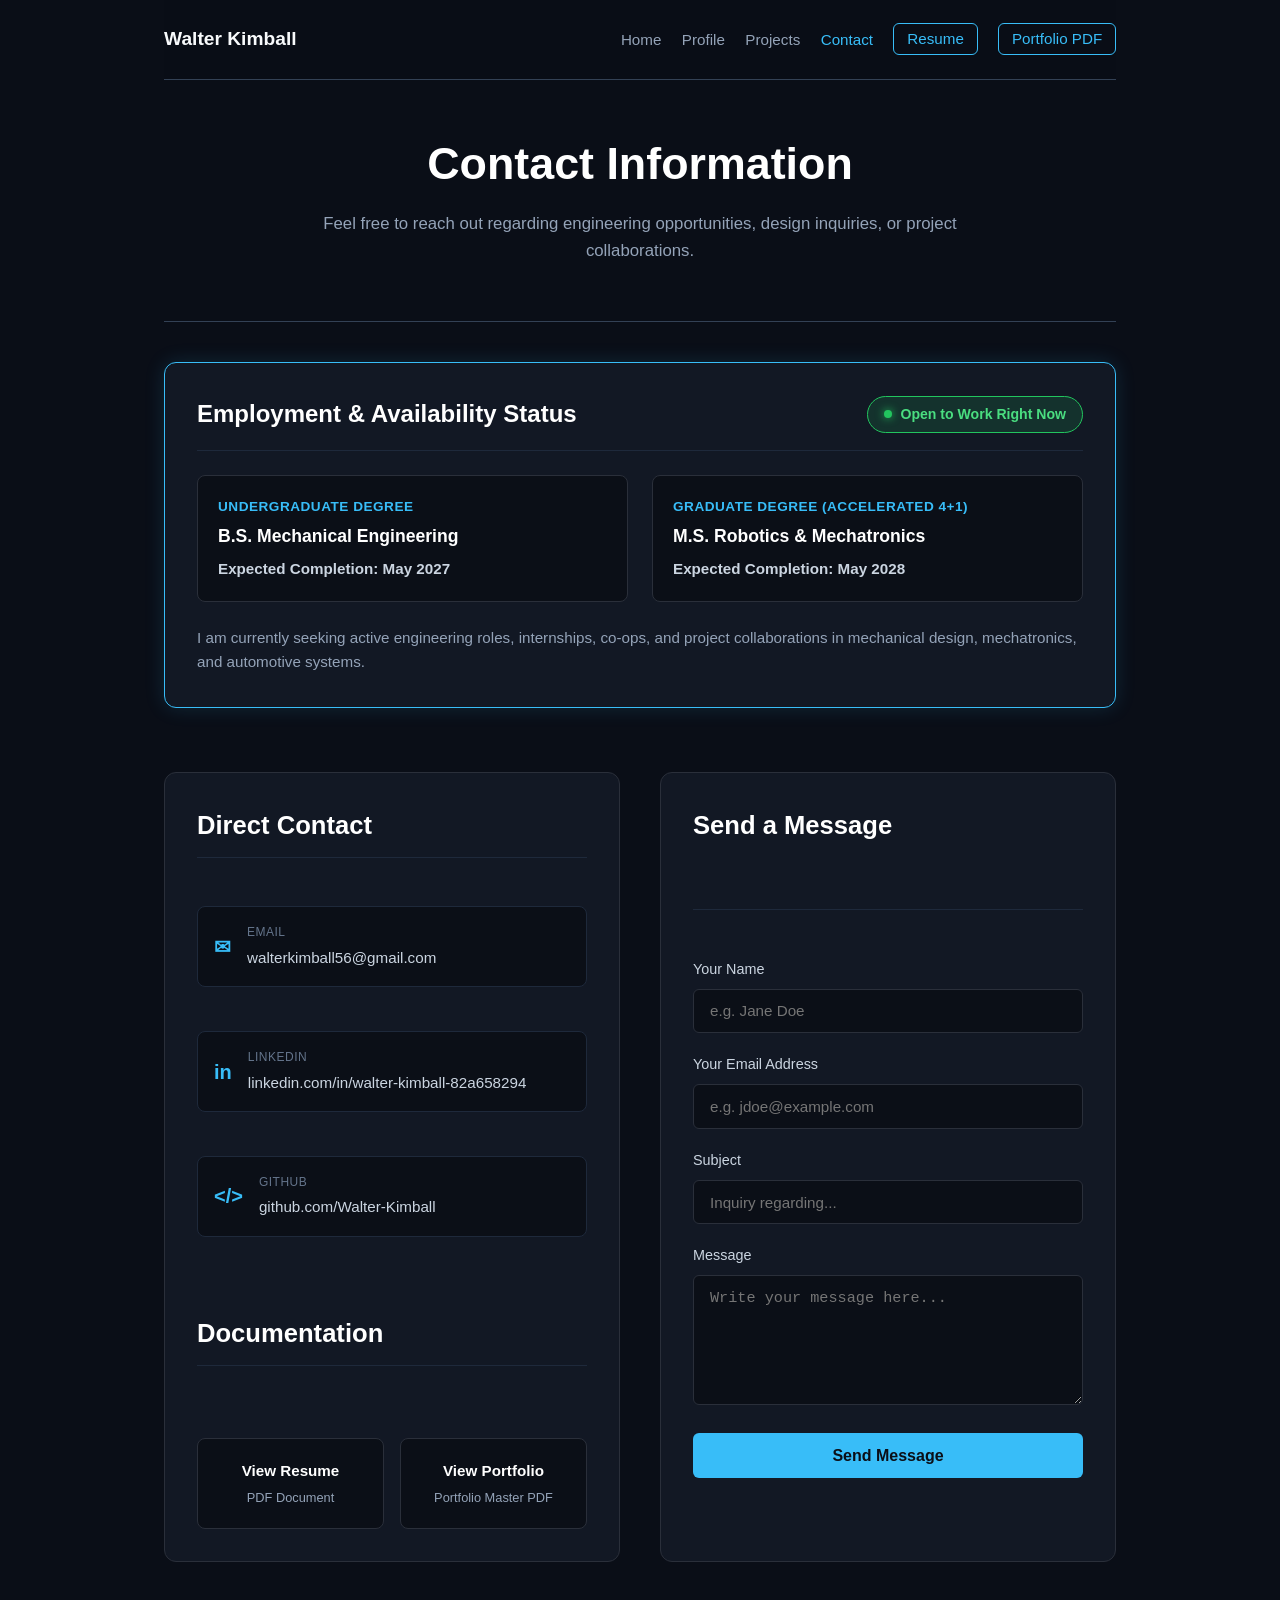
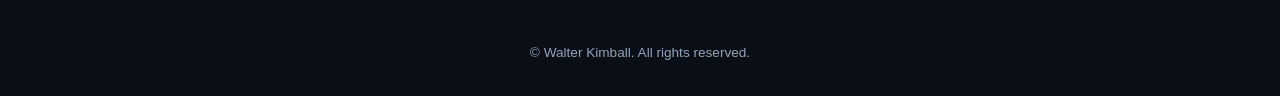
<file: contact.html>
<!DOCTYPE html>
<html lang="en">
<head>
  <meta charset="UTF-8">
  <meta name="viewport" content="width=device-width, initial-scale=1.0">
  <title>Walter Kimball | Contact</title>
  <link rel="stylesheet" href="style.css">
  <style>
    /* Contact Specific Styling */
    .contact-hero {
      text-align: center;
      padding: 3rem 0 2rem 0;
      border-bottom: 1px solid var(--border-color, #2a2f3a);
    }

    .contact-hero h1 {
      font-size: 2.8rem;
      color: #ffffff;
      margin-bottom: 0.75rem;
    }

    .contact-subtitle {
      color: #94a3b8;
      font-size: 1.05rem;
      max-width: 650px;
      margin: 0 auto 1.5rem auto;
      line-height: 1.6;
    }

    /* Employment Status Banner */
    .status-card {
      background: #121824;
      border: 1px solid #38bdf8;
      border-radius: 12px;
      padding: 2rem;
      margin: 2.5rem 0;
      box-shadow: 0 0 20px rgba(56, 189, 248, 0.15);
    }

    .status-header {
      display: flex;
      justify-content: space-between;
      align-items: center;
      flex-wrap: wrap;
      gap: 1rem;
      border-bottom: 1px solid #1e293b;
      padding-bottom: 1rem;
      margin-bottom: 1.5rem;
    }

    .status-title {
      font-size: 1.5rem;
      color: #ffffff;
      font-weight: 700;
      display: flex;
      align-items: center;
      gap: 0.6rem;
    }

    .status-pill {
      background: rgba(34, 197, 94, 0.15);
      color: #4ade80;
      border: 1px solid #22c55e;
      padding: 0.4rem 1rem;
      border-radius: 20px;
      font-size: 0.88rem;
      font-weight: 600;
      display: inline-flex;
      align-items: center;
      gap: 0.5rem;
    }

    .status-dot {
      width: 8px;
      height: 8px;
      background-color: #22c55e;
      border-radius: 50%;
      box-shadow: 0 0 8px #22c55e;
    }

    .timeline-grid {
      display: grid;
      grid-template-columns: repeat(auto-fit, minmax(260px, 1fr));
      gap: 1.5rem;
      margin-bottom: 1.5rem;
    }

    .degree-box {
      background: #0b0f17;
      border: 1px solid #2a2f3a;
      border-radius: 8px;
      padding: 1.25rem;
    }

    .degree-box h4 {
      color: #38bdf8;
      font-size: 0.85rem;
      text-transform: uppercase;
      letter-spacing: 0.5px;
      margin-bottom: 0.3rem;
    }

    .degree-box h3 {
      color: #ffffff;
      font-size: 1.1rem;
      margin-bottom: 0.4rem;
    }

    .degree-box .completion-date {
      color: #cbd5e1;
      font-size: 0.95rem;
      font-weight: 600;
    }

    .status-note {
      color: #94a3b8;
      font-size: 0.95rem;
      line-height: 1.6;
      margin: 0;
    }

    /* Main Contact Grid */
    .contact-container {
      display: grid;
      grid-template-columns: 1fr 1fr;
      gap: 2.5rem;
      padding-bottom: 3rem;
    }

    .contact-card {
      background: #121824;
      border: 1px solid #2a2f3a;
      border-radius: 12px;
      padding: 2rem;
      transition: border-color 0.2s ease;
    }

    .contact-card:hover {
      border-color: #38bdf8;
    }

    .contact-card h2 {
      color: #ffffff;
      font-size: 1.6rem;
      margin-bottom: 1.5rem;
      border-bottom: 1px solid #1e293b;
      padding-bottom: 0.75rem;
    }

    .info-link-item {
      display: flex;
      align-items: center;
      gap: 1rem;
      margin-bottom: 1.25rem;
      text-decoration: none;
      color: #cbd5e1;
      padding: 1rem;
      background: #0b0f17;
      border: 1px solid #1e293b;
      border-radius: 8px;
      transition: all 0.2s ease;
    }

    .info-link-item:hover {
      color: #38bdf8;
      border-color: #38bdf8;
      transform: translateY(-2px);
    }

    .info-link-icon {
      font-size: 1.25rem;
      color: #38bdf8;
      font-weight: bold;
    }

    .info-link-text {
      display: flex;
      flex-direction: column;
    }

    .info-link-label {
      font-size: 0.75rem;
      color: #64748b;
      text-transform: uppercase;
      letter-spacing: 0.5px;
      margin-bottom: 0.2rem;
    }

    .info-link-value {
      font-size: 0.95rem;
      font-weight: 500;
      word-break: break-all;
    }

    /* Form Layout */
    .form-group {
      margin-bottom: 1.25rem;
    }

    .form-group label {
      display: block;
      color: #cbd5e1;
      font-size: 0.9rem;
      margin-bottom: 0.5rem;
    }

    .form-control {
      width: 100%;
      padding: 0.8rem 1rem;
      background: #0b0f17;
      border: 1px solid #2a2f3a;
      border-radius: 6px;
      color: #ffffff;
      font-size: 0.95rem;
      box-sizing: border-box;
      outline: none;
      transition: border-color 0.2s;
    }

    .form-control:focus {
      border-color: #38bdf8;
    }

    textarea.form-control {
      resize: vertical;
      min-height: 130px;
    }

    .submit-btn {
      width: 100%;
      background: #38bdf8;
      color: #0b0f17;
      font-weight: 600;
      padding: 0.85rem;
      border: none;
      border-radius: 6px;
      cursor: pointer;
      font-size: 1rem;
      transition: background 0.2s;
    }

    .submit-btn:hover {
      background: #0284c7;
      color: #ffffff;
    }

    /* Quick Downloads Box */
    .doc-download-grid {
      display: grid;
      grid-template-columns: 1fr 1fr;
      gap: 1rem;
      margin-top: 1.5rem;
    }

    .doc-btn {
      display: flex;
      flex-direction: column;
      align-items: center;
      justify-content: center;
      padding: 1.25rem 1rem;
      background: #0b0f17;
      border: 1px solid #2a2f3a;
      border-radius: 8px;
      color: #ffffff;
      text-decoration: none;
      text-align: center;
      transition: all 0.2s;
    }

    .doc-btn:hover {
      border-color: #38bdf8;
      color: #38bdf8;
    }

    .doc-btn strong {
      font-size: 0.95rem;
    }

    .doc-btn span {
      font-size: 0.8rem;
      color: #94a3b8;
      margin-top: 0.25rem;
    }

    @media (max-width: 800px) {
      .contact-container {
        grid-template-columns: 1fr;
      }
      .doc-download-grid {
        grid-template-columns: 1fr;
      }
    }
  </style>
</head>
<body>

  <!-- Navigation Bar -->
  <nav class="navbar">
    <a href="index.html" class="logo">Walter Kimball</a>
    <div class="nav-links">
      <a href="index.html">Home</a>
      <a href="profile.html">Profile</a>
      <a href="projects.html">Projects</a>
      <a href="contact.html" class="active">Contact</a>
      <a href="WalterKimballResume.pdf" target="_blank" class="btn-resume">Resume</a>
      <a href="Walter_Kimball_Protfolio_Master.pdf" target="_blank" class="btn-resume">Portfolio PDF</a>
    </div>
  </nav>

  <div class="container">

    <!-- Contact Header -->
    <section class="contact-hero">
      <h1>Contact Information</h1>
      <p class="contact-subtitle">
        Feel free to reach out regarding engineering opportunities, design inquiries, or project collaborations.
      </p>
    </section>

    <!-- Employment & Graduation Status Card -->
    <div class="status-card">
      <div class="status-header">
        <div class="status-title">
          Employment &amp; Availability Status
        </div>
        <div class="status-pill">
          <span class="status-dot"></span> Open to Work Right Now
        </div>
      </div>

      <div class="timeline-grid">
        <div class="degree-box">
          <h4>Undergraduate Degree</h4>
          <h3>B.S. Mechanical Engineering</h3>
          <div class="completion-date">Expected Completion: May 2027</div>
        </div>

        <div class="degree-box">
          <h4>Graduate Degree (Accelerated 4+1)</h4>
          <h3>M.S. Robotics &amp; Mechatronics</h3>
          <div class="completion-date">Expected Completion: May 2028</div>
        </div>
      </div>

      <p class="status-note">
        I am currently seeking active engineering roles, internships, co-ops, and project collaborations in mechanical design, mechatronics, and automotive systems.
      </p>
    </div>

    <!-- Main Contact Grid -->
    <div class="contact-container">

      <!-- Left Column: Direct Info & Documentation Downloads -->
      <div class="contact-card">
        <h2>Direct Contact</h2>

        <!-- Email -->
        <a href="mailto:walterkimball56@gmail.com" class="info-link-item">
          <div class="info-link-icon">✉</div>
          <div class="info-link-text">
            <span class="info-link-label">Email</span>
            <span class="info-link-value">walterkimball56@gmail.com</span>
          </div>
        </a>

        <!-- LinkedIn -->
        <a href="https://www.linkedin.com/in/walter-kimball-82a658294" target="_blank" class="info-link-item">
          <div class="info-link-icon">in</div>
          <div class="info-link-text">
            <span class="info-link-label">LinkedIn</span>
            <span class="info-link-value">linkedin.com/in/walter-kimball-82a658294</span>
          </div>
        </a>

        <!-- GitHub -->
        <a href="https://github.com/Walter-Kimball" target="_blank" class="info-link-item">
          <div class="info-link-icon">&lt;/&gt;</div>
          <div class="info-link-text">
            <span class="info-link-label">GitHub</span>
            <span class="info-link-value">github.com/Walter-Kimball</span>
          </div>
        </a>

        <h2 style="margin-top: 2rem;">Documentation</h2>
        <div class="doc-download-grid">
          <a href="WalterKimballResume.pdf" target="_blank" class="doc-btn">
            <strong>View Resume</strong>
            <span>PDF Document</span>
          </a>
          <a href="Walter_Kimball_Protfolio_Master.pdf" target="_blank" class="doc-btn">
            <strong>View Portfolio</strong>
            <span>Portfolio Master PDF</span>
          </a>
        </div>
      </div>

      <!-- Right Column: Quick Contact Form -->
      <div class="contact-card">
        <h2>Send a Message</h2>
        <form action="https://formsubmit.co/walterkimball56@gmail.com" method="POST">
          <!-- FormSubmit Configuration -->
          <input type="hidden" name="_next" value="https://walterskimball.github.io/contact.html">
          <input type="hidden" name="_captcha" value="false">

          <div class="form-group">
            <label for="name">Your Name</label>
            <input type="text" id="name" name="name" class="form-control" placeholder="e.g. Jane Doe" required>
          </div>

          <div class="form-group">
            <label for="email">Your Email Address</label>
            <input type="email" id="email" name="email" class="form-control" placeholder="e.g. jdoe@example.com" required>
          </div>

          <div class="form-group">
            <label for="subject">Subject</label>
            <input type="text" id="subject" name="_subject" class="form-control" placeholder="Inquiry regarding..." required>
          </div>

          <div class="form-group">
            <label for="message">Message</label>
            <textarea id="message" name="message" class="form-control" placeholder="Write your message here..." required></textarea>
          </div>

          <button type="submit" class="submit-btn">Send Message</button>
        </form>
      </div>

    </div>

  </div>

  <!-- Footer -->
  <footer>
    <p>&copy; Walter Kimball. All rights reserved.</p>
  </footer>

</body>
</html>
</file>
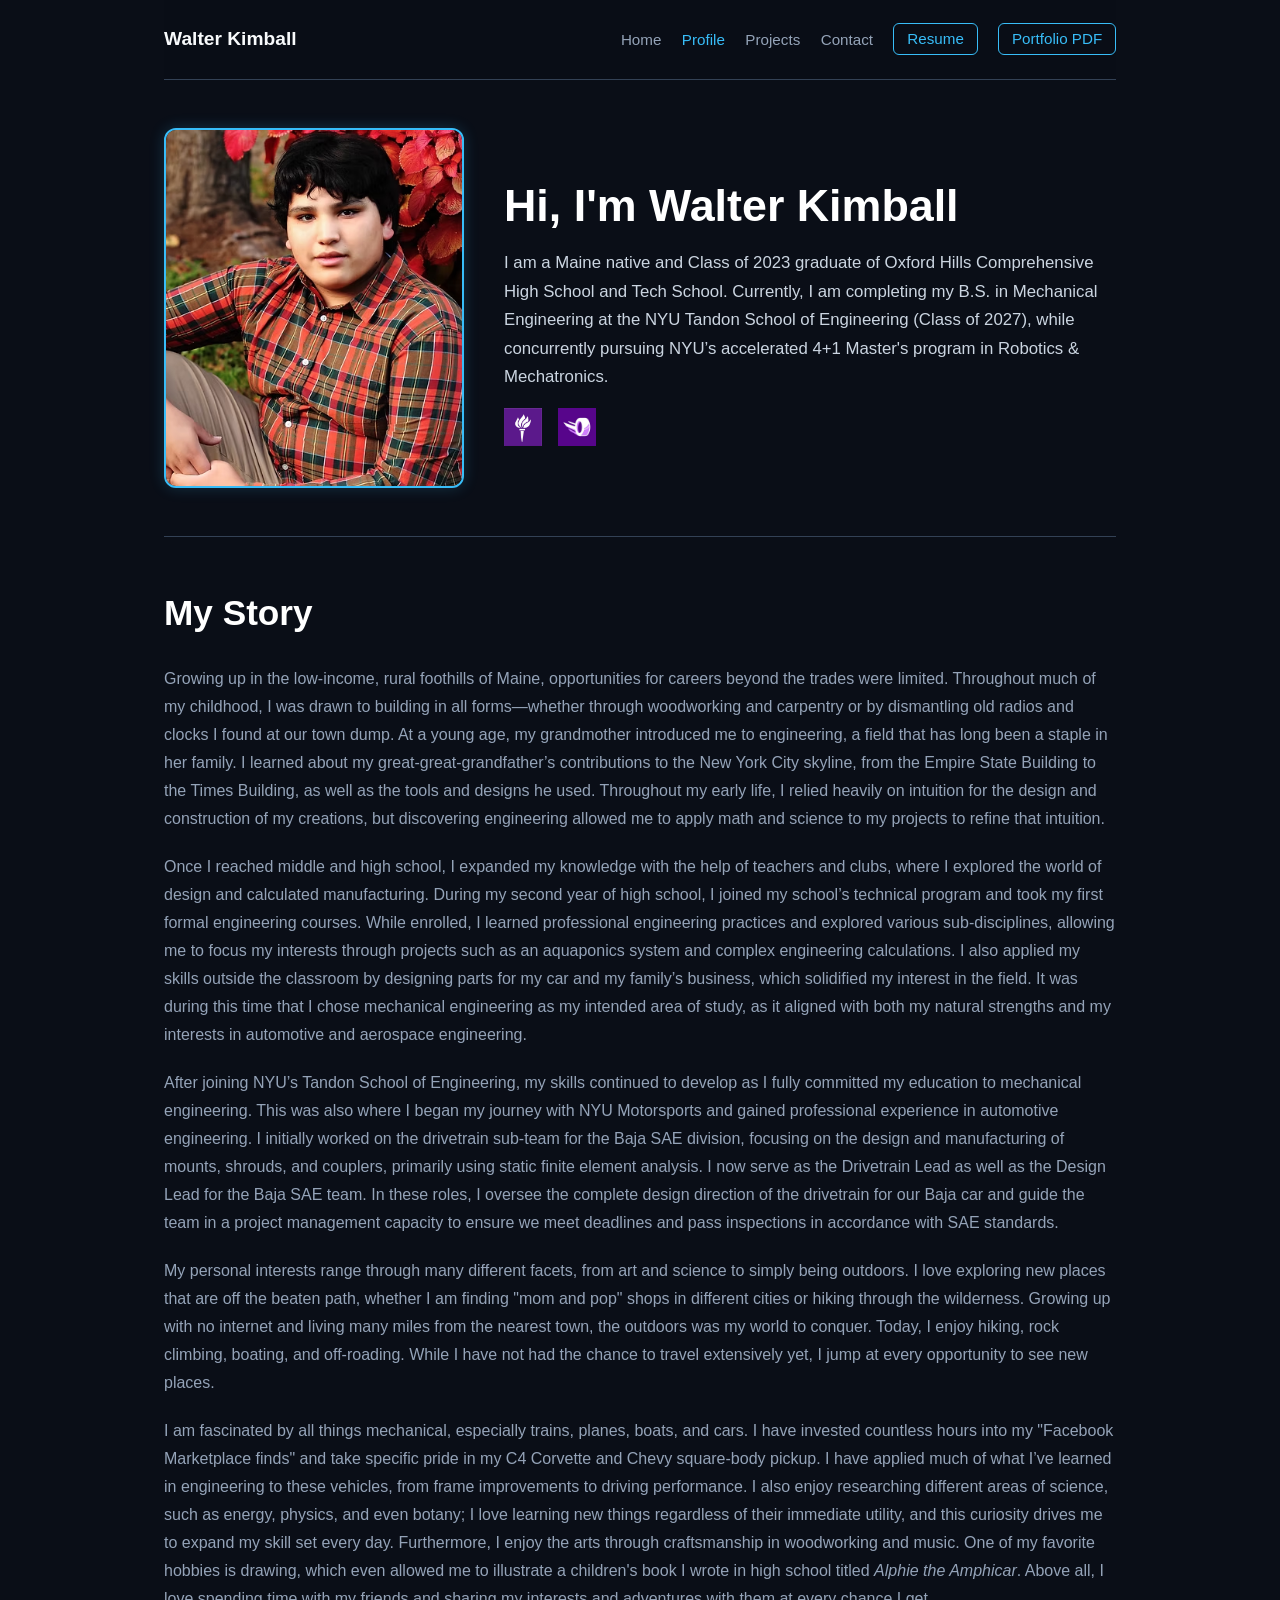
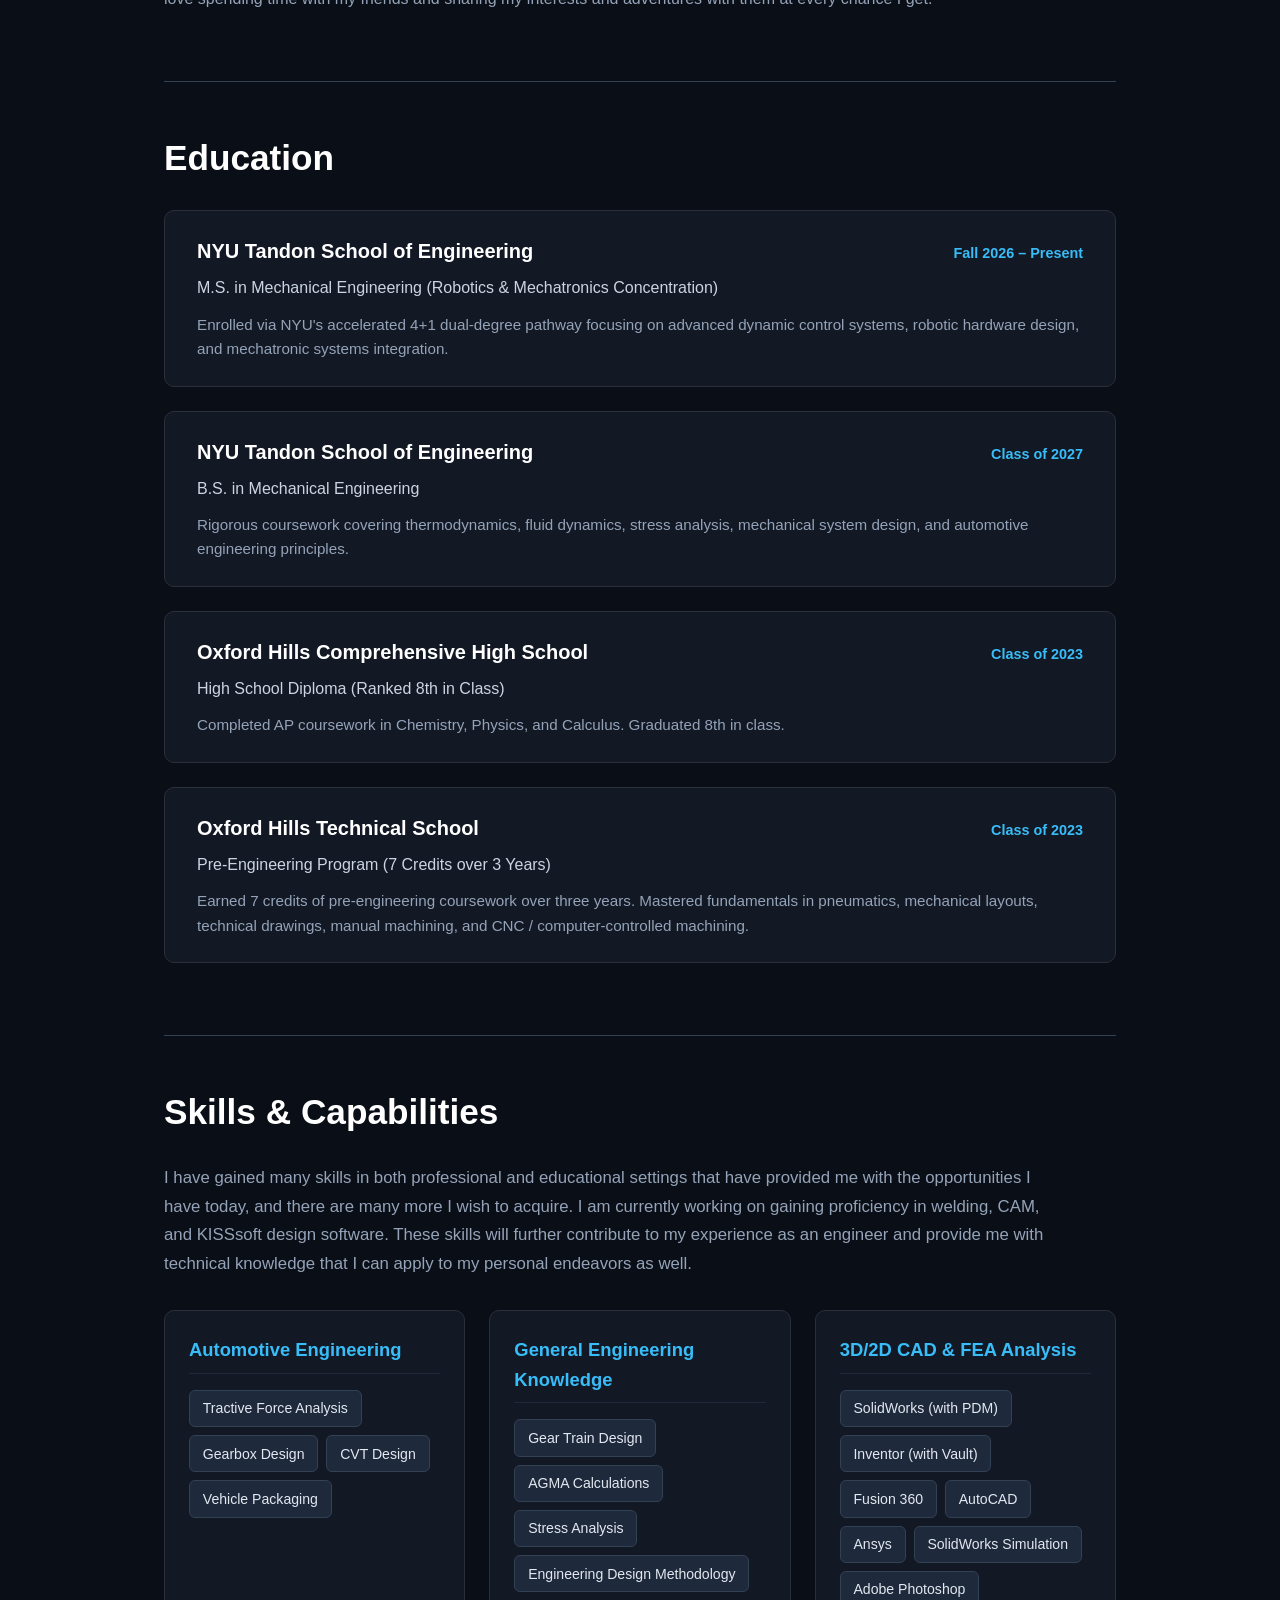
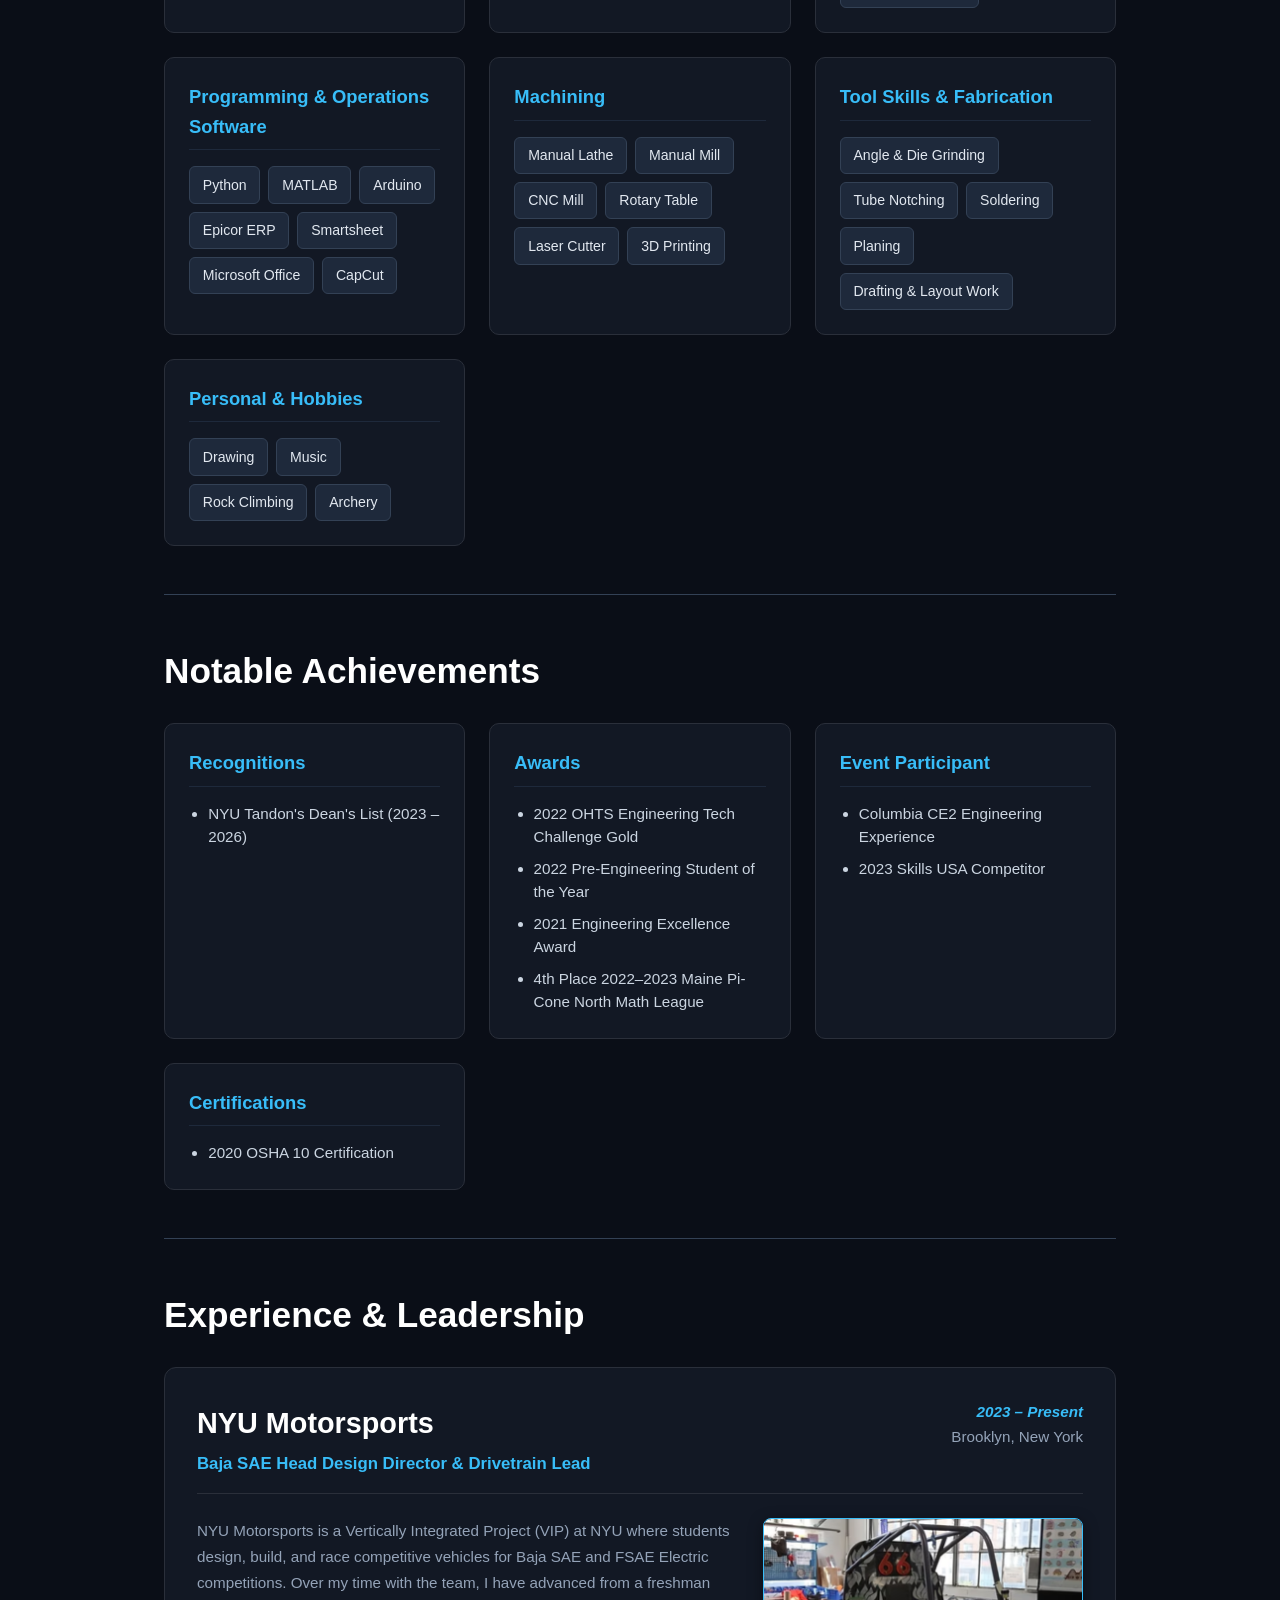
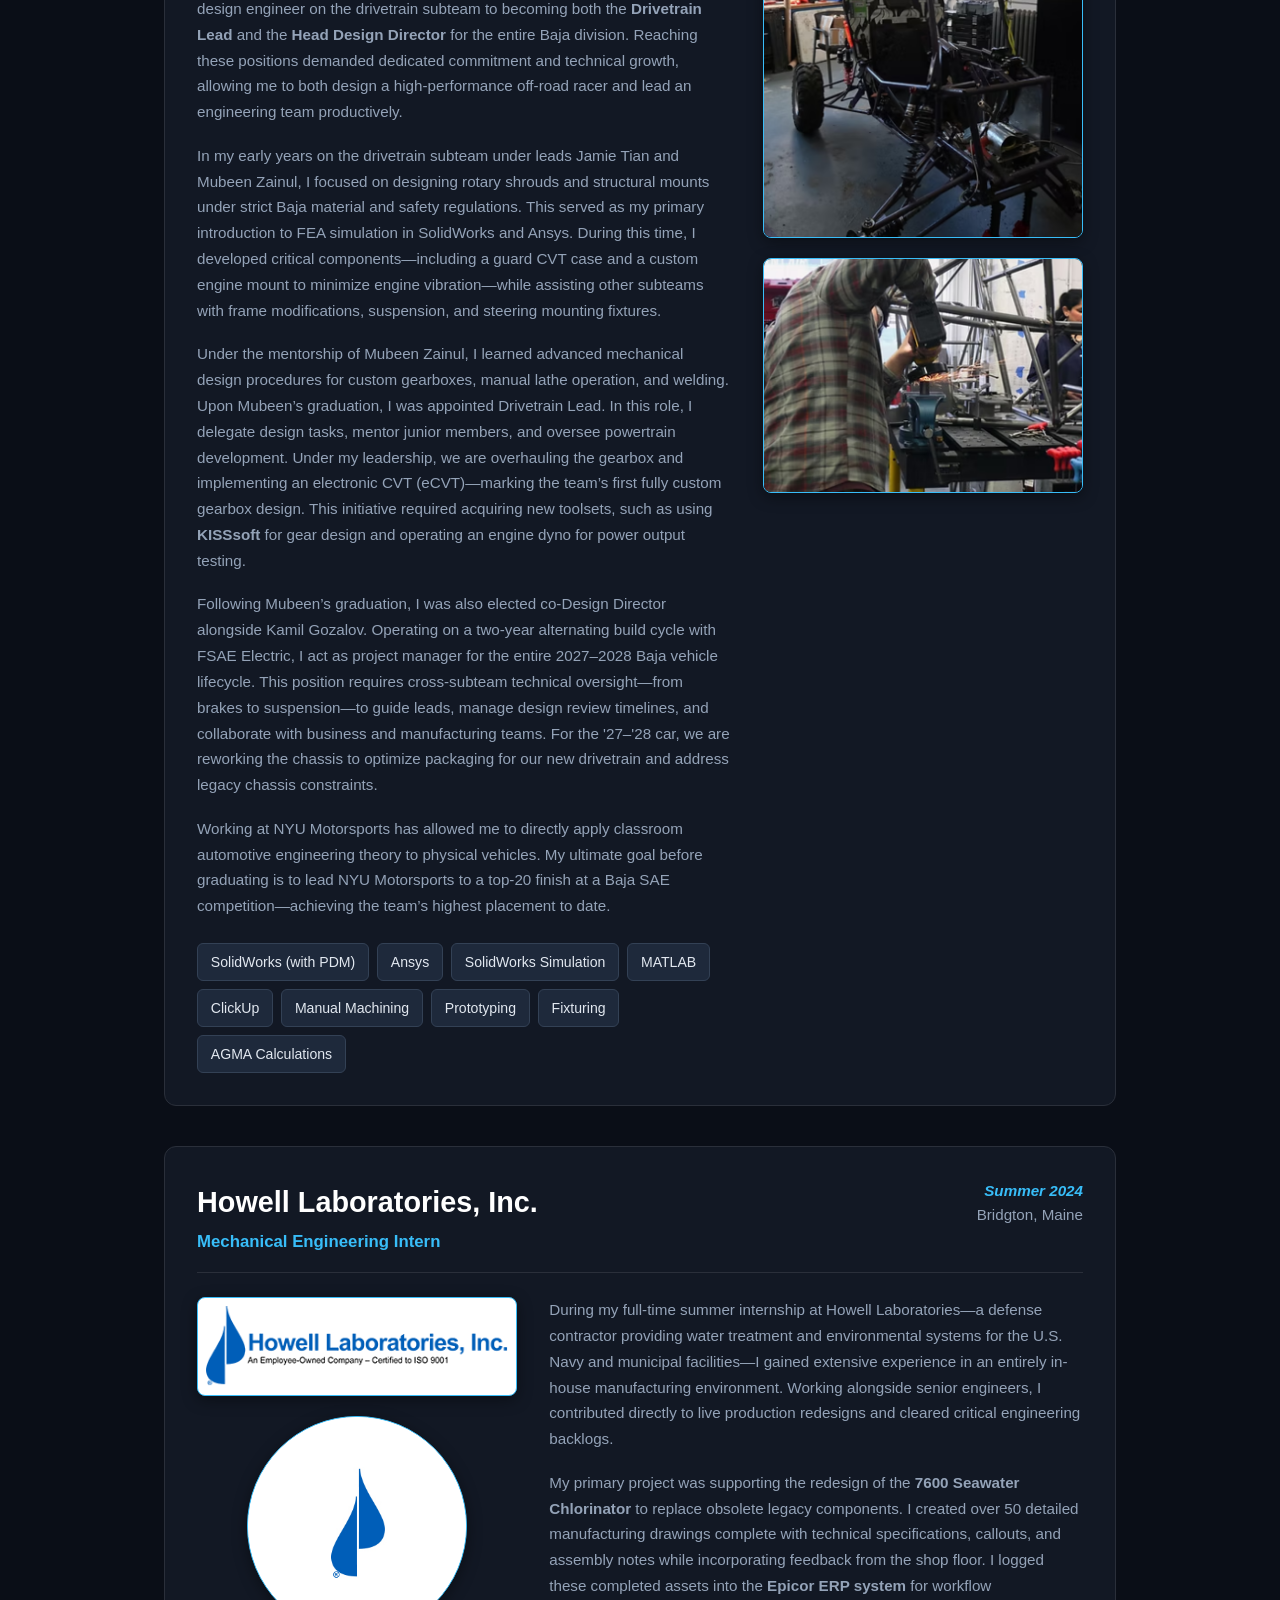
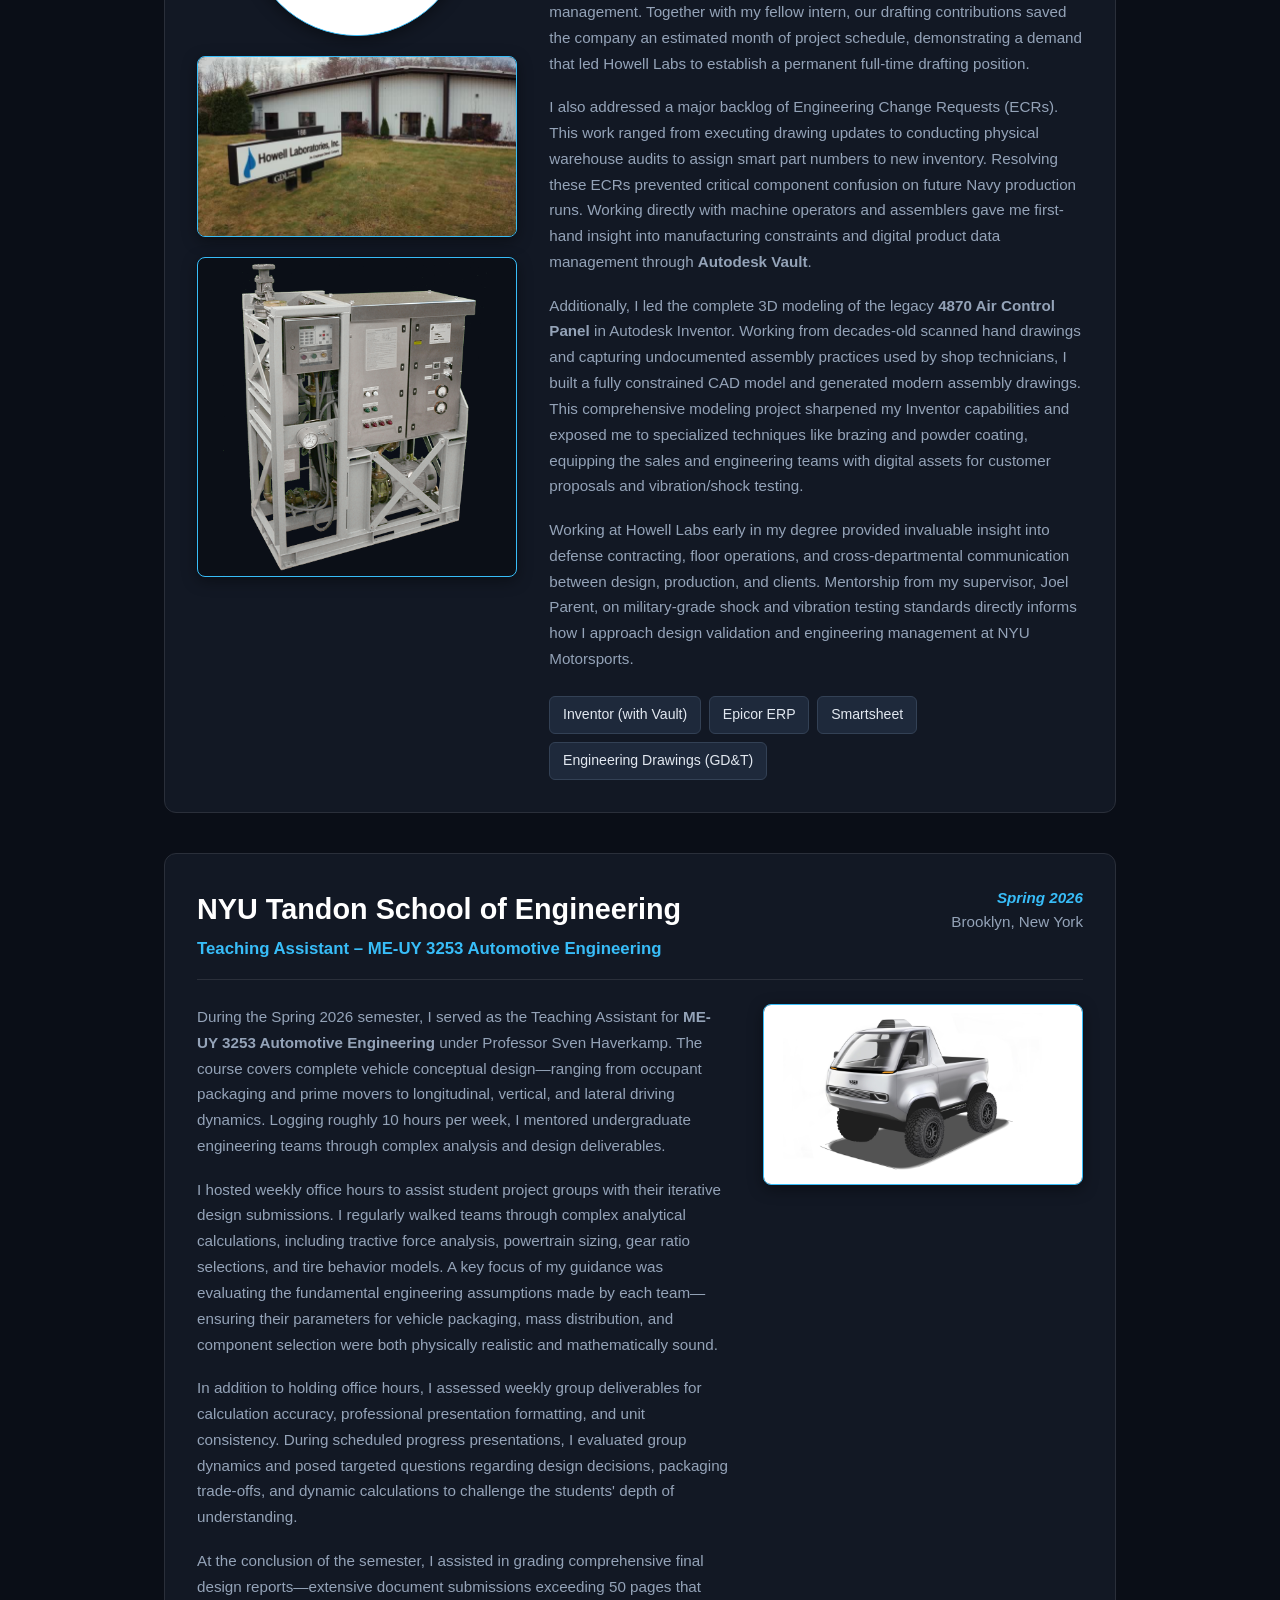
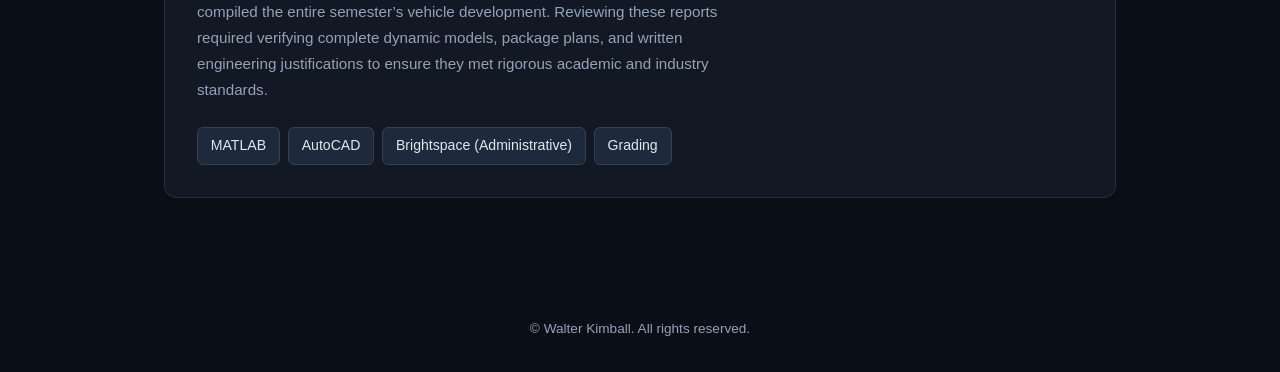
<file: profile.html>
<!DOCTYPE html>
<html lang="en">
<head>
  <meta charset="UTF-8">
  <meta name="viewport" content="width=device-width, initial-scale=1.0">
  <title>Walter Kimball | Profile</title>
  <link rel="stylesheet" href="style.css">
  <style>
    /* Profile Specific Styling */
    .profile-hero {
      display: grid;
      grid-template-columns: 300px 1fr;
      gap: 2.5rem;
      align-items: center;
      padding: 3rem 0;
      border-bottom: 1px solid var(--border-color, #2a2f3a);
    }

    .profile-img-frame {
      width: 100%;
      height: 360px;
      border-radius: 12px;
      border: 2px solid #38bdf8;
      box-shadow: 0 0 15px rgba(56, 189, 248, 0.2);
      overflow: hidden;
      background-color: #121824;
      display: flex;
      align-items: center;
      justify-content: center;
      position: relative;
    }

    .profile-img-frame img {
      width: 100%;
      height: 100%;
      object-fit: cover;
    }

    .header-badges {
      display: flex;
      gap: 1rem;
      align-items: center;
      margin-top: 1rem;
    }

    .header-badge-img {
      height: 38px;
      width: auto;
      object-fit: contain;
    }

    /* Section Styling */
    .profile-section {
      padding: 3rem 0;
      border-bottom: 1px solid var(--border-color, #2a2f3a);
    }

    .profile-section h2 {
      font-size: 2.2rem;
      color: #ffffff;
      margin-bottom: 1.5rem;
    }

    .story-text p {
      color: #94a3b8;
      line-height: 1.75;
      margin-bottom: 1.25rem;
      font-size: 1rem;
    }

    .skills-intro {
      color: #94a3b8;
      font-size: 1.05rem;
      line-height: 1.7;
      margin-bottom: 2rem;
      max-width: 900px;
    }

    /* Cards Layout for Education */
    .timeline-card {
      background: #121824;
      border: 1px solid #2a2f3a;
      border-radius: 10px;
      padding: 1.5rem 2rem;
      margin-bottom: 1.5rem;
      transition: border-color 0.2s;
    }

    .timeline-card:hover {
      border-color: #38bdf8;
    }

    .timeline-header {
      display: flex;
      justify-content: space-between;
      align-items: baseline;
      margin-bottom: 0.5rem;
      flex-wrap: wrap;
    }

    .timeline-header h3 {
      font-size: 1.25rem;
      color: #ffffff;
    }

    .timeline-date {
      color: #38bdf8;
      font-weight: 600;
      font-size: 0.9rem;
    }

    .timeline-role {
      color: #cbd5e1;
      font-weight: 500;
      margin-bottom: 0.75rem;
    }

    .timeline-desc {
      color: #94a3b8;
      line-height: 1.6;
      font-size: 0.95rem;
    }

    /* Skills Grid */
    .skills-grid {
      display: grid;
      grid-template-columns: repeat(auto-fit, minmax(280px, 1fr));
      gap: 1.5rem;
    }

    .skill-card {
      background: #121824;
      border: 1px solid #2a2f3a;
      border-radius: 10px;
      padding: 1.5rem;
    }

    .skill-card h3 {
      color: #38bdf8;
      font-size: 1.15rem;
      margin-bottom: 1rem;
      border-bottom: 1px solid #1e293b;
      padding-bottom: 0.5rem;
    }

    .skill-tags {
      display: flex;
      flex-wrap: wrap;
      gap: 0.5rem;
    }

    .skill-tag {
      background: #1e293b;
      color: #e2e8f0;
      padding: 0.4rem 0.8rem;
      border-radius: 6px;
      font-size: 0.88rem;
      border: 1px solid #334155;
    }

    /* Achievements Styling */
    .achievement-list {
      list-style-type: disc;
      padding-left: 1.2rem;
      margin: 0;
      color: #cbd5e1;
    }

    .achievement-list li {
      margin-bottom: 0.6rem;
      line-height: 1.5;
      font-size: 0.95rem;
    }

    .achievement-list li:last-child {
      margin-bottom: 0;
    }

    /* Experience Revamped Layout */
    .experience-entry {
      background: #121824;
      border: 1px solid #2a2f3a;
      border-radius: 12px;
      padding: 2rem;
      margin-bottom: 2.5rem;
    }

    .exp-header {
      display: flex;
      justify-content: space-between;
      align-items: flex-start;
      border-bottom: 1px solid #2a2f3a;
      padding-bottom: 1rem;
      margin-bottom: 1.5rem;
      flex-wrap: wrap;
      gap: 1rem;
    }

    .exp-title h3 {
      font-size: 1.8rem;
      color: #ffffff;
      margin: 0;
    }

    .exp-title .exp-role {
      color: #38bdf8;
      font-weight: 600;
      font-size: 1.05rem;
      margin-top: 0.25rem;
    }

    .exp-meta {
      text-align: right;
      color: #94a3b8;
      font-size: 0.95rem;
    }

    .exp-meta .exp-date {
      color: #38bdf8;
      font-weight: 600;
      display: block;
    }

    /* Standard Layout: Text Left, Gallery Right */
    .exp-body {
      display: grid;
      grid-template-columns: 1.25fr 0.75fr;
      gap: 2rem;
      align-items: start;
    }

    /* Reversed Layout: Gallery Left, Text Right */
    .exp-body-reverse {
      display: grid;
      grid-template-columns: 0.75fr 1.25fr;
      gap: 2rem;
      align-items: start;
    }

    .exp-text {
      font-size: 0.92rem;
      line-height: 1.65;
      color: #cbd5e1;
    }

    .exp-text p {
      margin-bottom: 1.1rem;
    }

    .exp-gallery {
      display: flex;
      flex-direction: column;
      gap: 1.25rem;
    }

    .exp-img-box {
      width: 100%;
      border-radius: 8px;
      border: 1.5px solid #38bdf8;
      overflow: hidden;
      background: #0b0f17;
      box-shadow: 0 4px 15px rgba(0, 0, 0, 0.4);
    }

    .exp-img-box img {
      width: 100%;
      height: auto;
      display: block;
      object-fit: cover;
    }

    /* Custom Image Box Modifiers */
    .exp-img-box.white-bg {
      background-color: #ffffff;
      padding: 0.5rem;
      box-sizing: border-box;
    }

    .exp-img-box.circle-box {
      border-radius: 50%;
      aspect-ratio: 1 / 1;
      width: 80%;
      max-width: 220px;
      margin: 0 auto;
      background-color: #ffffff;
      display: flex;
      align-items: center;
      justify-content: center;
    }

    .exp-img-box.circle-box img {
      width: 100%;
      height: 100%;
      object-fit: contain;
    }

    @media (max-width: 900px) {
      .profile-hero {
        grid-template-columns: 1fr;
      }
      .profile-img-frame {
        height: 320px;
      }
      .exp-body,
      .exp-body-reverse {
        grid-template-columns: 1fr;
      }
      .exp-meta {
        text-align: left;
      }
    }
  </style>
</head>
<body>

  <!-- Navigation Bar -->
  <nav class="navbar">
    <a href="index.html" class="logo">Walter Kimball</a>
    <div class="nav-links">
      <a href="index.html">Home</a>
      <a href="profile.html" class="active">Profile</a>
      <a href="projects.html">Projects</a>
      <a href="contact.html">Contact</a>
      <a href="WalterKimballResume.pdf" target="_blank" class="btn-resume">Resume</a>
      <a href="Walter_Kimball_Protfolio_Master.pdf" target="_blank" class="btn-resume">Portfolio PDF</a>
    </div>
  </nav>

  <div class="container">

    <!-- Top Hero / Bio Header -->
    <section class="profile-hero">
      
      <!-- Headshot Frame -->
      <div class="profile-img-frame">
        <img src="Profile_Images/profile_headshot.png" alt="Walter Kimball Headshot" />
      </div>

      <!-- Header & Short Bio -->
      <div class="profile-header-text">
        <h1 style="font-size: 2.8rem; margin-bottom: 0.5rem; color: #ffffff;">Hi, I'm Walter Kimball</h1>
        <p style="font-size: 1.05rem; line-height: 1.7; color: #cbd5e1;">
          I am a Maine native and Class of 2023 graduate of Oxford Hills Comprehensive High School and Tech School. Currently, I am completing my B.S. in Mechanical Engineering at the NYU Tandon School of Engineering (Class of 2027), while concurrently pursuing NYU’s accelerated 4+1 Master's program in Robotics & Mechatronics.
        </p>
        <div class="header-badges">
          <img src="Profile_Images/NYU_Torch.webp" alt="NYU Torch" class="header-badge-img">
          <img src="Profile_Images/NYU_Motot_logo.jpeg" alt="NYU Motorsport Logo" class="header-badge-img">
        </div>
      </div>

    </section>

    <!-- My Story Section -->
    <section class="profile-section">
      <h2>My Story</h2>
      <div class="story-text">
        <p>
          Growing up in the low-income, rural foothills of Maine, opportunities for careers beyond the trades were limited. Throughout much of my childhood, I was drawn to building in all forms—whether through woodworking and carpentry or by dismantling old radios and clocks I found at our town dump. At a young age, my grandmother introduced me to engineering, a field that has long been a staple in her family. I learned about my great-great-grandfather’s contributions to the New York City skyline, from the Empire State Building to the Times Building, as well as the tools and designs he used. Throughout my early life, I relied heavily on intuition for the design and construction of my creations, but discovering engineering allowed me to apply math and science to my projects to refine that intuition.
        </p>

        <p>
          Once I reached middle and high school, I expanded my knowledge with the help of teachers and clubs, where I explored the world of design and calculated manufacturing. During my second year of high school, I joined my school’s technical program and took my first formal engineering courses. While enrolled, I learned professional engineering practices and explored various sub-disciplines, allowing me to focus my interests through projects such as an aquaponics system and complex engineering calculations. I also applied my skills outside the classroom by designing parts for my car and my family’s business, which solidified my interest in the field. It was during this time that I chose mechanical engineering as my intended area of study, as it aligned with both my natural strengths and my interests in automotive and aerospace engineering.
        </p>

        <p>
          After joining NYU’s Tandon School of Engineering, my skills continued to develop as I fully committed my education to mechanical engineering. This was also where I began my journey with NYU Motorsports and gained professional experience in automotive engineering. I initially worked on the drivetrain sub-team for the Baja SAE division, focusing on the design and manufacturing of mounts, shrouds, and couplers, primarily using static finite element analysis. I now serve as the Drivetrain Lead as well as the Design Lead for the Baja SAE team. In these roles, I oversee the complete design direction of the drivetrain for our Baja car and guide the team in a project management capacity to ensure we meet deadlines and pass inspections in accordance with SAE standards.
        </p>

        <p>
          My personal interests range through many different facets, from art and science to simply being outdoors. I love exploring new places that are off the beaten path, whether I am finding "mom and pop" shops in different cities or hiking through the wilderness. Growing up with no internet and living many miles from the nearest town, the outdoors was my world to conquer. Today, I enjoy hiking, rock climbing, boating, and off-roading. While I have not had the chance to travel extensively yet, I jump at every opportunity to see new places.
        </p>

        <p>
          I am fascinated by all things mechanical, especially trains, planes, boats, and cars. I have invested countless hours into my "Facebook Marketplace finds" and take specific pride in my C4 Corvette and Chevy square-body pickup. I have applied much of what I’ve learned in engineering to these vehicles, from frame improvements to driving performance. I also enjoy researching different areas of science, such as energy, physics, and even botany; I love learning new things regardless of their immediate utility, and this curiosity drives me to expand my skill set every day. Furthermore, I enjoy the arts through craftsmanship in woodworking and music. One of my favorite hobbies is drawing, which even allowed me to illustrate a children's book I wrote in high school titled <em>Alphie the Amphicar</em>. Above all, I love spending time with my friends and sharing my interests and adventures with them at every chance I get.
        </p>
      </div>
    </section>

    <!-- Education Section -->
    <section class="profile-section">
      <h2>Education</h2>

      <div class="timeline-card">
        <div class="timeline-header">
          <h3>NYU Tandon School of Engineering</h3>
          <span class="timeline-date">Fall 2026 – Present</span>
        </div>
        <div class="timeline-role">M.S. in Mechanical Engineering (Robotics & Mechatronics Concentration)</div>
        <div class="timeline-desc">
          Enrolled via NYU's accelerated 4+1 dual-degree pathway focusing on advanced dynamic control systems, robotic hardware design, and mechatronic systems integration.
        </div>
      </div>

      <div class="timeline-card">
        <div class="timeline-header">
          <h3>NYU Tandon School of Engineering</h3>
          <span class="timeline-date">Class of 2027</span>
        </div>
        <div class="timeline-role">B.S. in Mechanical Engineering</div>
        <div class="timeline-desc">
          Rigorous coursework covering thermodynamics, fluid dynamics, stress analysis, mechanical system design, and automotive engineering principles.
        </div>
      </div>

      <div class="timeline-card">
        <div class="timeline-header">
          <h3>Oxford Hills Comprehensive High School</h3>
          <span class="timeline-date">Class of 2023</span>
        </div>
        <div class="timeline-role">High School Diploma (Ranked 8th in Class)</div>
        <div class="timeline-desc">
          Completed AP coursework in Chemistry, Physics, and Calculus. Graduated 8th in class.
        </div>
      </div>

      <div class="timeline-card">
        <div class="timeline-header">
          <h3>Oxford Hills Technical School</h3>
          <span class="timeline-date">Class of 2023</span>
        </div>
        <div class="timeline-role">Pre-Engineering Program (7 Credits over 3 Years)</div>
        <div class="timeline-desc">
          Earned 7 credits of pre-engineering coursework over three years. Mastered fundamentals in pneumatics, mechanical layouts, technical drawings, manual machining, and CNC / computer-controlled machining.
        </div>
      </div>
    </section>

    <!-- Skills Section -->
    <section class="profile-section">
      <h2>Skills & Capabilities</h2>

      <p class="skills-intro">
        I have gained many skills in both professional and educational settings that have provided me with the opportunities I have today, and there are many more I wish to acquire. I am currently working on gaining proficiency in welding, CAM, and KISSsoft design software. These skills will further contribute to my experience as an engineer and provide me with technical knowledge that I can apply to my personal endeavors as well.
      </p>

      <div class="skills-grid">

        <!-- Automotive Engineering -->
        <div class="skill-card">
          <h3>Automotive Engineering</h3>
          <div class="skill-tags">
            <span class="skill-tag">Tractive Force Analysis</span>
            <span class="skill-tag">Gearbox Design</span>
            <span class="skill-tag">CVT Design</span>
            <span class="skill-tag">Vehicle Packaging</span>
          </div>
        </div>

        <!-- General Engineering Knowledge -->
        <div class="skill-card">
          <h3>General Engineering Knowledge</h3>
          <div class="skill-tags">
            <span class="skill-tag">Gear Train Design</span>
            <span class="skill-tag">AGMA Calculations</span>
            <span class="skill-tag">Stress Analysis</span>
            <span class="skill-tag">Engineering Design Methodology</span>
          </div>
        </div>

        <!-- Software: CAD & Analysis -->
        <div class="skill-card">
          <h3>3D/2D CAD & FEA Analysis</h3>
          <div class="skill-tags">
            <span class="skill-tag">SolidWorks (with PDM)</span>
            <span class="skill-tag">Inventor (with Vault)</span>
            <span class="skill-tag">Fusion 360</span>
            <span class="skill-tag">AutoCAD</span>
            <span class="skill-tag">Ansys</span>
            <span class="skill-tag">SolidWorks Simulation</span>
            <span class="skill-tag">Adobe Photoshop</span>
          </div>
        </div>

        <!-- Software: Programming & Tools -->
        <div class="skill-card">
          <h3>Programming & Operations Software</h3>
          <div class="skill-tags">
            <span class="skill-tag">Python</span>
            <span class="skill-tag">MATLAB</span>
            <span class="skill-tag">Arduino</span>
            <span class="skill-tag">Epicor ERP</span>
            <span class="skill-tag">Smartsheet</span>
            <span class="skill-tag">Microsoft Office</span>
            <span class="skill-tag">CapCut</span>
          </div>
        </div>

        <!-- Machining -->
        <div class="skill-card">
          <h3>Machining</h3>
          <div class="skill-tags">
            <span class="skill-tag">Manual Lathe</span>
            <span class="skill-tag">Manual Mill</span>
            <span class="skill-tag">CNC Mill</span>
            <span class="skill-tag">Rotary Table</span>
            <span class="skill-tag">Laser Cutter</span>
            <span class="skill-tag">3D Printing</span>
          </div>
        </div>

        <!-- Tool Skills -->
        <div class="skill-card">
          <h3>Tool Skills & Fabrication</h3>
          <div class="skill-tags">
            <span class="skill-tag">Angle & Die Grinding</span>
            <span class="skill-tag">Tube Notching</span>
            <span class="skill-tag">Soldering</span>
            <span class="skill-tag">Planing</span>
            <span class="skill-tag">Drafting & Layout Work</span>
          </div>
        </div>

        <!-- Personal -->
        <div class="skill-card">
          <h3>Personal & Hobbies</h3>
          <div class="skill-tags">
            <span class="skill-tag">Drawing</span>
            <span class="skill-tag">Music</span>
            <span class="skill-tag">Rock Climbing</span>
            <span class="skill-tag">Archery</span>
          </div>
        </div>

      </div>
    </section>

    <!-- Notable Achievements Section -->
    <section class="profile-section">
      <h2>Notable Achievements</h2>

      <div class="skills-grid">

        <!-- Recognitions -->
        <div class="skill-card">
          <h3>Recognitions</h3>
          <ul class="achievement-list">
            <li>NYU Tandon's Dean's List (2023 – 2026)</li>
          </ul>
        </div>

        <!-- Awards -->
        <div class="skill-card">
          <h3>Awards</h3>
          <ul class="achievement-list">
            <li>2022 OHTS Engineering Tech Challenge Gold</li>
            <li>2022 Pre-Engineering Student of the Year</li>
            <li>2021 Engineering Excellence Award</li>
            <li>4th Place 2022–2023 Maine Pi-Cone North Math League</li>
          </ul>
        </div>

        <!-- Event Participant -->
        <div class="skill-card">
          <h3>Event Participant</h3>
          <ul class="achievement-list">
            <li>Columbia CE2 Engineering Experience</li>
            <li>2023 Skills USA Competitor</li>
          </ul>
        </div>

        <!-- Certifications -->
        <div class="skill-card">
          <h3>Certifications</h3>
          <ul class="achievement-list">
            <li>2020 OSHA 10 Certification</li>
          </ul>
        </div>

      </div>
    </section>

    <!-- Experience Section -->
    <section class="profile-section" style="border-bottom: none;">
      <h2>Experience & Leadership</h2>

      <!-- Entry 1: NYU Motorsports (Text Left, Gallery Right) -->
      <div class="experience-entry">
        
        <div class="exp-header">
          <div class="exp-title">
            <h3>NYU Motorsports</h3>
            <div class="exp-role">Baja SAE Head Design Director & Drivetrain Lead</div>
          </div>
          <div class="exp-meta">
            <span class="exp-date">2023 – Present</span>
            <span>Brooklyn, New York</span>
          </div>
        </div>

        <div class="exp-body">
          
          <!-- Left Column: Story Text -->
          <div class="exp-text">
            <p>
              NYU Motorsports is a Vertically Integrated Project (VIP) at NYU where students design, build, and race competitive vehicles for Baja SAE and FSAE Electric competitions. Over my time with the team, I have advanced from a freshman design engineer on the drivetrain subteam to becoming both the <strong>Drivetrain Lead</strong> and the <strong>Head Design Director</strong> for the entire Baja division. Reaching these positions demanded dedicated commitment and technical growth, allowing me to both design a high-performance off-road racer and lead an engineering team productively.
            </p>

            <p>
              In my early years on the drivetrain subteam under leads Jamie Tian and Mubeen Zainul, I focused on designing rotary shrouds and structural mounts under strict Baja material and safety regulations. This served as my primary introduction to FEA simulation in SolidWorks and Ansys. During this time, I developed critical components—including a guard CVT case and a custom engine mount to minimize engine vibration—while assisting other subteams with frame modifications, suspension, and steering mounting fixtures.
            </p>

            <p>
              Under the mentorship of Mubeen Zainul, I learned advanced mechanical design procedures for custom gearboxes, manual lathe operation, and welding. Upon Mubeen’s graduation, I was appointed Drivetrain Lead. In this role, I delegate design tasks, mentor junior members, and oversee powertrain development. Under my leadership, we are overhauling the gearbox and implementing an electronic CVT (eCVT)—marking the team’s first fully custom gearbox design. This initiative required acquiring new toolsets, such as using <strong>KISSsoft</strong> for gear design and operating an engine dyno for power output testing.
            </p>

            <p>
              Following Mubeen’s graduation, I was also elected co-Design Director alongside Kamil Gozalov. Operating on a two-year alternating build cycle with FSAE Electric, I act as project manager for the entire 2027–2028 Baja vehicle lifecycle. This position requires cross-subteam technical oversight—from brakes to suspension—to guide leads, manage design review timelines, and collaborate with business and manufacturing teams. For the '27–'28 car, we are reworking the chassis to optimize packaging for our new drivetrain and address legacy chassis constraints.
            </p>

            <p>
              Working at NYU Motorsports has allowed me to directly apply classroom automotive engineering theory to physical vehicles. My ultimate goal before graduating is to lead NYU Motorsports to a top-20 finish at a Baja SAE competition—achieving the team’s highest placement to date.
            </p>

            <!-- NYU Moto Skill Tags -->
            <div class="skill-tags" style="margin-top: 1.5rem;">
              <span class="skill-tag">SolidWorks (with PDM)</span>
              <span class="skill-tag">Ansys</span>
              <span class="skill-tag">SolidWorks Simulation</span>
              <span class="skill-tag">MATLAB</span>
              <span class="skill-tag">ClickUp</span>
              <span class="skill-tag">Manual Machining</span>
              <span class="skill-tag">Prototyping</span>
              <span class="skill-tag">Fixturing</span>
              <span class="skill-tag">AGMA Calculations</span>
            </div>
          </div>

          <!-- Right Column: Gallery -->
          <div class="exp-gallery">
            <div class="exp-img-box">
              <img src="Profile_Images/Baja_car_2024.png" alt="NYU Baja SAE Vehicle 2024" />
            </div>

            <div class="exp-img-box">
              <img src="Profile_Images/Walter_Grinding.png" alt="Walter Grinding Chassis Tube" />
            </div>
          </div>

        </div>

      </div>

      <!-- Entry 2: Howell Laboratories (Gallery Left, Text Right) -->
      <div class="experience-entry">
        
        <div class="exp-header">
          <div class="exp-title">
            <h3>Howell Laboratories, Inc.</h3>
            <div class="exp-role">Mechanical Engineering Intern</div>
          </div>
          <div class="exp-meta">
            <span class="exp-date">Summer 2024</span>
            <span>Bridgton, Maine</span>
          </div>
        </div>

        <div class="exp-body-reverse">
          
          <!-- Left Column: Gallery -->
          <div class="exp-gallery">
            <div class="exp-img-box white-bg">
              <img src="Profile_Images/Howell_Title.png" alt="Howell Laboratories Title Banner" />
            </div>

            <div class="exp-img-box circle-box">
              <img src="Profile_Images/Howell_logo.png" alt="Howell Laboratories Logo" />
            </div>

            <div class="exp-img-box">
              <img src="Profile_Images/Howell_Building.jpg" alt="Howell Laboratories Building Facility" />
            </div>

            <div class="exp-img-box">
              <img src="Profile_Images/Howell_7600.png" alt="Howell 7600 Series Unit" />
            </div>
          </div>

          <!-- Right Column: Story Text -->
          <div class="exp-text">
            <p>
              During my full-time summer internship at Howell Laboratories—a defense contractor providing water treatment and environmental systems for the U.S. Navy and municipal facilities—I gained extensive experience in an entirely in-house manufacturing environment. Working alongside senior engineers, I contributed directly to live production redesigns and cleared critical engineering backlogs.
            </p>

            <p>
              My primary project was supporting the redesign of the <strong>7600 Seawater Chlorinator</strong> to replace obsolete legacy components. I created over 50 detailed manufacturing drawings complete with technical specifications, callouts, and assembly notes while incorporating feedback from the shop floor. I logged these completed assets into the <strong>Epicor ERP system</strong> for workflow management. Together with my fellow intern, our drafting contributions saved the company an estimated month of project schedule, demonstrating a demand that led Howell Labs to establish a permanent full-time drafting position.
            </p>

            <p>
              I also addressed a major backlog of Engineering Change Requests (ECRs). This work ranged from executing drawing updates to conducting physical warehouse audits to assign smart part numbers to new inventory. Resolving these ECRs prevented critical component confusion on future Navy production runs. Working directly with machine operators and assemblers gave me first-hand insight into manufacturing constraints and digital product data management through <strong>Autodesk Vault</strong>.
            </p>

            <p>
              Additionally, I led the complete 3D modeling of the legacy <strong>4870 Air Control Panel</strong> in Autodesk Inventor. Working from decades-old scanned hand drawings and capturing undocumented assembly practices used by shop technicians, I built a fully constrained CAD model and generated modern assembly drawings. This comprehensive modeling project sharpened my Inventor capabilities and exposed me to specialized techniques like brazing and powder coating, equipping the sales and engineering teams with digital assets for customer proposals and vibration/shock testing.
            </p>

            <p>
              Working at Howell Labs early in my degree provided invaluable insight into defense contracting, floor operations, and cross-departmental communication between design, production, and clients. Mentorship from my supervisor, Joel Parent, on military-grade shock and vibration testing standards directly informs how I approach design validation and engineering management at NYU Motorsports.
            </p>

            <!-- Howell Labs Skill Tags -->
            <div class="skill-tags" style="margin-top: 1.5rem;">
              <span class="skill-tag">Inventor (with Vault)</span>
              <span class="skill-tag">Epicor ERP</span>
              <span class="skill-tag">Smartsheet</span>
              <span class="skill-tag">Engineering Drawings (GD&amp;T)</span>
            </div>
          </div>

        </div>

      </div>

      <!-- Entry 3: Teaching Assistant & Vehicle Design (Text Left, Gallery Right) -->
      <div class="experience-entry">
        
        <div class="exp-header">
          <div class="exp-title">
            <h3>NYU Tandon School of Engineering</h3>
            <div class="exp-role">Teaching Assistant – ME-UY 3253 Automotive Engineering</div>
          </div>
          <div class="exp-meta">
            <span class="exp-date">Spring 2026</span>
            <span>Brooklyn, New York</span>
          </div>
        </div>

        <div class="exp-body">
          
          <!-- Left Column: Story Text -->
          <div class="exp-text">
            <p>
              During the Spring 2026 semester, I served as the Teaching Assistant for <strong>ME-UY 3253 Automotive Engineering</strong> under Professor Sven Haverkamp. The course covers complete vehicle conceptual design—ranging from occupant packaging and prime movers to longitudinal, vertical, and lateral driving dynamics. Logging roughly 10 hours per week, I mentored undergraduate engineering teams through complex analysis and design deliverables.
            </p>

            <p>
              I hosted weekly office hours to assist student project groups with their iterative design submissions. I regularly walked teams through complex analytical calculations, including tractive force analysis, powertrain sizing, gear ratio selections, and tire behavior models. A key focus of my guidance was evaluating the fundamental engineering assumptions made by each team—ensuring their parameters for vehicle packaging, mass distribution, and component selection were both physically realistic and mathematically sound.
            </p>

            <p>
              In addition to holding office hours, I assessed weekly group deliverables for calculation accuracy, professional presentation formatting, and unit consistency. During scheduled progress presentations, I evaluated group dynamics and posed targeted questions regarding design decisions, packaging trade-offs, and dynamic calculations to challenge the students' depth of understanding.
            </p>

            <p>
              At the conclusion of the semester, I assisted in grading comprehensive final design reports—extensive document submissions exceeding 50 pages that compiled the entire semester’s vehicle development. Reviewing these reports required verifying complete dynamic models, package plans, and written engineering justifications to ensure they met rigorous academic and industry standards.
            </p>

            <!-- Auto TA Skill Tags -->
            <div class="skill-tags" style="margin-top: 1.5rem;">
              <span class="skill-tag">MATLAB</span>
              <span class="skill-tag">AutoCAD</span>
              <span class="skill-tag">Brightspace (Administrative)</span>
              <span class="skill-tag">Grading</span>
            </div>
          </div>

          <!-- Right Column: Gallery -->
          <div class="exp-gallery">
            <div class="exp-img-box">
              <img src="Profile_Images/Mud_Bug.jpg" alt="Mud Bug / Kaza Turbo Design Concept" />
            </div>
          </div>

        </div>

      </div>

    </section>

  </div>

  <!-- Footer -->
  <footer>
    <p>&copy; Walter Kimball. All rights reserved.</p>
  </footer>

</body>
</html>
</file>
<file: style.css>
/* Master Stylesheet: Clean Minimal Engineering Theme */
:root {
  --bg-color: #0a0e17;
  --card-bg: #1e293b;
  --text-primary: #f8fafc;
  --text-secondary: #94a3b8;
  --accent: #38bdf8;
  --border-color: #334155;
  --font-family: -apple-system, BlinkMacSystemFont, "Segoe UI", Roboto, Helvetica, Arial, sans-serif;
}

* {
  box-sizing: border-box;
  margin: 0;
  padding: 0;
}

body {
  background-color: var(--bg-color);
  color: var(--text-primary);
  font-family: var(--font-family);
  line-height: 1.6;
  padding: 0 1.5rem;
  max-width: 1000px;
  margin: 0 auto;
  overflow-x: hidden;
}

/* Navbar */
.navbar {
  display: flex;
  justify-content: space-between;
  align-items: center;
  padding: 1.5rem 0;
  border-bottom: 1px solid var(--border-color);
  position: sticky;
  top: 0;
  background-color: rgba(10, 14, 23, 0.95);
  z-index: 100;
}

.logo {
  font-size: 1.2rem;
  font-weight: 700;
  color: var(--text-primary);
  text-decoration: none;
}

.nav-links a {
  color: var(--text-secondary);
  text-decoration: none;
  margin-left: 1rem;
  font-size: 0.95rem;
  transition: color 0.2s;
}

.nav-links a:hover,
.nav-links a.active {
  color: var(--accent);
}

.btn-resume {
  border: 1px solid var(--accent);
  padding: 0.4rem 0.8rem;
  border-radius: 6px;
  color: var(--accent) !important;
}

/* Universal Section Styling */
.hero, .updates-section, .featured-projects, .profile-header-section, .experience-section, .skills-section, .education-section, .projects-page-header, .contact-section {
  padding: 3rem 0;
  border-bottom: 1px solid var(--border-color);
}

h1 {
  font-size: 2.5rem;
  margin-bottom: 0.5rem;
}

h2 {
  font-size: 1.8rem;
  margin-bottom: 1rem;
}

.subtitle {
  font-size: 1.1rem;
  color: var(--accent);
  margin-bottom: 1rem;
}

.section-desc {
  color: var(--text-secondary);
  margin-bottom: 2rem;
  max-width: 700px;
}

.section-desc a {
  color: var(--accent);
  text-decoration: none;
}

/* Hero Section */
.hero {
  border-bottom: none;
}

.hero-container {
  display: flex;
  align-items: center;
  justify-content: space-between;
  gap: 2.5rem;
}

.hero-text {
  flex: 1;
}

.bio {
  color: var(--text-secondary);
  font-size: 1.05rem;
  margin-bottom: 1rem;
}

.social-links {
  margin-top: 1.5rem;
}

.social-links a {
  color: var(--text-primary);
  text-decoration: none;
  font-weight: 500;
}

.social-links a:hover {
  color: var(--accent);
}

/* Headshot Styling & Placeholder */
.hero-image-container {
  flex-shrink: 0;
  width: 350px;
  height: 350px;
  min-width: 350px;
  min-height: 350px;
  display: flex;
  justify-content: center;
  align-items: center;
}

.headshot-img {
  width: 100%;
  height: 100%;
  object-fit: cover;
  border-radius: 16px;
  border: 3px solid var(--accent);
  box-shadow: 0 0 20px rgba(56, 189, 248, 0.2);
  transition: transform 0.2s ease, box-shadow 0.2s ease;
}

.headshot-img:hover {
  transform: scale(1.02);
  box-shadow: 0 0 25px rgba(56, 189, 248, 0.35);
}

.headshot-placeholder {
  width: 100%;
  height: 100%;
  border-radius: 16px;
  border: 2px dashed var(--accent);
  background-color: var(--card-bg);
  display: none;
  align-items: center;
  justify-content: center;
  color: var(--text-secondary);
  font-size: 0.9rem;
  text-align: center;
  padding: 1rem;
}

/* Extended Profile Bio */
.extended-bio p {
  color: var(--text-secondary);
  font-size: 1.05rem;
  margin-bottom: 1.2rem;
  line-height: 1.7;
}

/* EXPERIENCE SECTION */
.exp-card {
  background-color: var(--card-bg);
  border: 1px solid var(--border-color);
  border-radius: 12px;
  padding: 2rem;
  margin-bottom: 2.5rem;
}

.exp-header {
  display: flex;
  justify-content: space-between;
  align-items: flex-start;
  border-bottom: 1px solid var(--border-color);
  padding-bottom: 1rem;
  margin-bottom: 1.5rem;
}

.exp-title h3 {
  font-size: 1.6rem;
  color: var(--text-primary);
}

.exp-role {
  color: var(--accent);
  font-weight: 600;
  font-size: 1.05rem;
}

.exp-meta {
  text-align: right;
  color: var(--text-secondary);
  font-size: 0.95rem;
}

.exp-date {
  font-style: italic;
  color: var(--accent);
}

.exp-grid {
  display: grid;
  grid-template-columns: 1.2fr 0.8fr;
  gap: 2rem;
  align-items: start;
}

.exp-text p {
  color: var(--text-secondary);
  font-size: 0.95rem;
  margin-bottom: 1.2rem;
  line-height: 1.7;
}

.exp-media-stack {
  display: flex;
  flex-direction: column;
  gap: 1.2rem;
}

.exp-img {
  width: 100%;
  border-radius: 10px;
  border: 2px solid var(--accent);
  object-fit: cover;
  background-color: var(--bg-color);
  transition: transform 0.2s ease;
}

.exp-img:hover {
  transform: scale(1.02);
}

/* Updates / News Carousel Box */
.updates-section {
  margin: 1rem 0 2rem 0;
  background-color: var(--card-bg);
  border: 1px solid var(--border-color);
  border-radius: 12px;
  padding: 1.8rem;
}

.updates-header {
  display: flex;
  justify-content: space-between;
  align-items: center;
  margin-bottom: 1rem;
  border-bottom: 1px solid var(--border-color);
  padding-bottom: 0.8rem;
}

.updates-header h2 {
  font-size: 1.3rem;
  margin-bottom: 0;
}

.carousel-btn {
  background-color: var(--bg-color);
  color: var(--accent);
  border: 1px solid var(--border-color);
  border-radius: 6px;
  width: 32px;
  height: 32px;
  cursor: pointer;
  font-weight: bold;
  margin-left: 0.4rem;
  transition: all 0.2s;
}

.carousel-btn:hover {
  background-color: var(--accent);
  color: var(--bg-color);
}

.update-date {
  font-size: 0.8rem;
  background-color: var(--bg-color);
  color: var(--accent);
  padding: 0.2rem 0.6rem;
  border-radius: 4px;
  display: inline-block;
  margin-bottom: 0.6rem;
}

.update-slide h3 {
  font-size: 1.15rem;
  margin-bottom: 0.4rem;
}

.update-slide p {
  color: var(--text-secondary);
  font-size: 0.95rem;
}

/* Projects Page Header */
.projects-header {
  padding: 3rem 0 1.5rem 0;
  border-bottom: 1px solid var(--border-color);
  margin-bottom: 2.5rem;
}

.projects-header h1 {
  font-size: 2.5rem;
  color: var(--text-primary);
  margin-bottom: 0.5rem;
}

.projects-header p {
  color: var(--text-secondary);
  font-size: 1.05rem;
}

/* Projects Grid & Cards */
.projects-grid {
  display: grid;
  grid-template-columns: repeat(auto-fill, minmax(320px, 1fr));
  gap: 2rem;
  padding-bottom: 4rem;
}

.project-card {
  background: #121824;
  border: 1px solid var(--border-color);
  border-radius: 12px;
  overflow: hidden;
  cursor: pointer;
  transition: transform 0.2s ease, border-color 0.2s ease, box-shadow 0.2s ease;
  display: flex;
  flex-direction: column;
}

.project-card:hover {
  transform: translateY(-4px);
  border-color: var(--accent);
  box-shadow: 0 8px 25px rgba(56, 189, 248, 0.15);
}

.card-img-box {
  width: 100%;
  height: 200px;
  background-color: #0b0f17;
  border-bottom: 1px solid var(--border-color);
  overflow: hidden;
  position: relative;
}

.card-img-box img {
  width: 100%;
  height: 100%;
  object-fit: cover;
}

.card-content {
  padding: 1.5rem;
  display: flex;
  flex-direction: column;
  flex-grow: 1;
}

.card-tag {
  font-size: 0.8rem;
  color: var(--accent);
  font-weight: 600;
  text-transform: uppercase;
  letter-spacing: 0.05em;
  margin-bottom: 0.5rem;
}

.card-title {
  font-size: 1.35rem;
  color: var(--text-primary);
  margin-bottom: 0.75rem;
}

.card-desc {
  color: var(--text-secondary);
  font-size: 0.93rem;
  line-height: 1.5;
  margin-bottom: 1rem;
  flex-grow: 1;
}

.card-skill-tags {
  display: flex;
  flex-wrap: wrap;
  gap: 0.4rem;
  margin-bottom: 1.25rem;
}

.card-skill-tag {
  background: var(--card-bg);
  color: #e2e8f0;
  font-size: 0.75rem;
  padding: 0.25rem 0.55rem;
  border-radius: 5px;
  border: 1px solid var(--border-color);
}

.btn-view-project {
  align-self: flex-start;
  color: var(--accent);
  font-weight: 600;
  font-size: 0.9rem;
  display: flex;
  align-items: center;
  gap: 0.4rem;
}

/* Modal Window Styling */
.modal-overlay {
  position: fixed;
  top: 0;
  left: 0;
  width: 100%;
  height: 100%;
  background: rgba(5, 8, 15, 0.85);
  backdrop-filter: blur(8px);
  z-index: 1000;
  display: flex;
  justify-content: center;
  align-items: center;
  opacity: 0;
  visibility: hidden;
  transition: opacity 0.3s ease, visibility 0.3s ease;
  padding: 1.5rem;
}

.modal-overlay.active {
  opacity: 1;
  visibility: visible;
}

.modal-container {
  background: #121824;
  border: 1px solid var(--border-color);
  border-radius: 16px;
  width: 100%;
  max-width: 1050px;
  max-height: 90vh;
  overflow-y: auto;
  position: relative;
  box-shadow: 0 20px 50px rgba(0, 0, 0, 0.6);
  padding: 2.5rem;
  transform: scale(0.95);
  transition: transform 0.3s ease;
}

.modal-overlay.active .modal-container {
  transform: scale(1);
}

.close-btn {
  position: absolute;
  top: 1.25rem;
  right: 1.5rem;
  background: var(--card-bg);
  border: 1px solid var(--border-color);
  color: #cbd5e1;
  font-size: 1.5rem;
  width: 38px;
  height: 38px;
  border-radius: 50%;
  cursor: pointer;
  display: flex;
  align-items: center;
  justify-content: center;
  transition: all 0.2s;
  z-index: 10;
}

.close-btn:hover {
  background: var(--accent);
  color: #0b0f17;
  border-color: var(--accent);
}

.project-detail-layout {
  display: grid;
  grid-template-columns: 320px 1fr;
  gap: 2.5rem;
  margin-top: 0.5rem;
}

.detail-sidebar h1 {
  font-size: 2.1rem;
  color: var(--accent);
  margin-bottom: 1.75rem;
  font-weight: 800;
  line-height: 1.15;
}

.meta-group {
  margin-bottom: 1.25rem;
}

.meta-label {
  font-size: 1rem;
  color: var(--accent);
  font-weight: 700;
  margin-bottom: 0.3rem;
}

.meta-value {
  color: #cbd5e1;
  font-size: 0.93rem;
  line-height: 1.4;
  white-space: pre-line;
}

.modal-skill-tags {
  display: flex;
  flex-wrap: wrap;
  gap: 0.4rem;
  margin-top: 0.4rem;
}

.modal-skill-tag {
  background: var(--card-bg);
  color: #e2e8f0;
  font-size: 0.8rem;
  padding: 0.3rem 0.6rem;
  border-radius: 6px;
  border: 1px solid var(--border-color);
}

.detail-main {
  display: flex;
  flex-direction: column;
}

.modal-hero-img {
  width: 100%;
  max-height: 360px;
  object-fit: cover;
  border-radius: 12px;
  border: 1px solid var(--border-color);
  margin-bottom: 1.75rem;
  background-color: #0b0f17;
}

.detail-body p {
  color: #cbd5e1;
  font-size: 0.98rem;
  line-height: 1.75;
  margin-bottom: 1.25rem;
}

.nda-notice {
  background: rgba(239, 68, 68, 0.1);
  border: 1px solid rgba(239, 68, 68, 0.3);
  color: #f87171;
  padding: 0.8rem 1rem;
  border-radius: 8px;
  font-size: 0.88rem;
  margin-top: 1rem;
  font-weight: 600;
}

.project-gallery-section {
  margin-top: 2.5rem;
  padding-top: 2rem;
  border-top: 1px solid var(--border-color);
}

.project-gallery-section h3 {
  font-size: 1.3rem;
  color: var(--text-primary);
  margin-bottom: 1.25rem;
  display: flex;
  align-items: center;
  gap: 0.5rem;
}

.detail-gallery {
  display: grid;
  grid-template-columns: repeat(auto-fill, minmax(220px, 1fr));
  gap: 1.25rem;
}

.detail-gallery img {
  width: 100%;
  height: 160px;
  border-radius: 8px;
  border: 1px solid var(--border-color);
  object-fit: cover;
  background-color: #0b0f17;
  transition: transform 0.2s ease, border-color 0.2s ease;
}

.detail-gallery img:hover {
  transform: scale(1.02);
  border-color: var(--accent);
}

/* Skills Section */
.skills-grid {
  display: grid;
  grid-template-columns: repeat(auto-fit, minmax(250px, 1fr));
  gap: 2rem;
}

.skill-category h3 {
  font-size: 1.1rem;
  margin-bottom: 1rem;
  color: var(--accent);
  border-bottom: 1px solid var(--border-color);
  padding-bottom: 0.5rem;
}

.skill-list {
  list-style: none;
}

.skill-list li {
  color: var(--text-secondary);
  font-size: 0.95rem;
  margin-bottom: 0.5rem;
  position: relative;
  padding-left: 1.2rem;
}

.skill-list li::before {
  content: "»";
  position: absolute;
  left: 0;
  color: var(--border-color);
}

/* Education Section */
.edu-container {
  display: flex;
  flex-direction: column;
  gap: 1.5rem;
}

.edu-entry {
  display: grid;
  grid-template-columns: 1fr 1fr;
  gap: 2rem;
  align-items: flex-start;
  padding: 1.5rem;
  background-color: rgba(30, 41, 59, 0.4);
  border-radius: 10px;
}

.edu-main h3 {
  font-size: 1.15rem;
  margin-bottom: 0.3rem;
}

.edu-meta {
  color: var(--accent);
  font-size: 0.85rem;
  font-weight: 600;
  margin-top: 0.3rem;
}

.edu-details {
  color: var(--text-secondary);
  font-size: 0.95rem;
}

/* Contact Page Styles */
.contact-card {
  background-color: var(--card-bg);
  border: 1px solid var(--border-color);
  border-radius: 12px;
  padding: 2rem;
  margin-top: 1.5rem;
  display: grid;
  grid-template-columns: repeat(auto-fit, minmax(200px, 1fr));
  gap: 1.5rem;
}

.contact-item h3 {
  font-size: 1rem;
  color: var(--text-secondary);
  margin-bottom: 0.3rem;
}

.contact-item a {
  color: var(--accent);
  text-decoration: none;
}

.contact-item a:hover {
  text-decoration: underline;
}

/* Footer */
footer {
  text-align: center;
  padding: 2rem 0;
  color: var(--text-secondary);
  font-size: 0.85rem;
}

/* Media Queries */
@media (max-width: 850px) {
  .exp-grid, .project-detail-layout {
    grid-template-columns: 1fr;
    gap: 1.5rem;
  }
  .exp-header {
    flex-direction: column;
    gap: 0.5rem;
  }
  .exp-meta {
    text-align: left;
  }
  .modal-container {
    padding: 1.5rem;
  }
  .detail-sidebar h1 {
    font-size: 1.8rem;
    margin-bottom: 1.25rem;
  }
  .modal-hero-img {
    max-height: 250px;
  }
}

@media (max-width: 768px) {
  .hero-container {
    flex-direction: column-reverse;
    text-align: center;
  }
  .hero-image-container {
    width: 240px;
    height: 240px;
    min-width: 240px;
    min-height: 240px;
  }
  .edu-entry {
    grid-template-columns: 1fr;
    gap: 1rem;
  }
}
</file>
